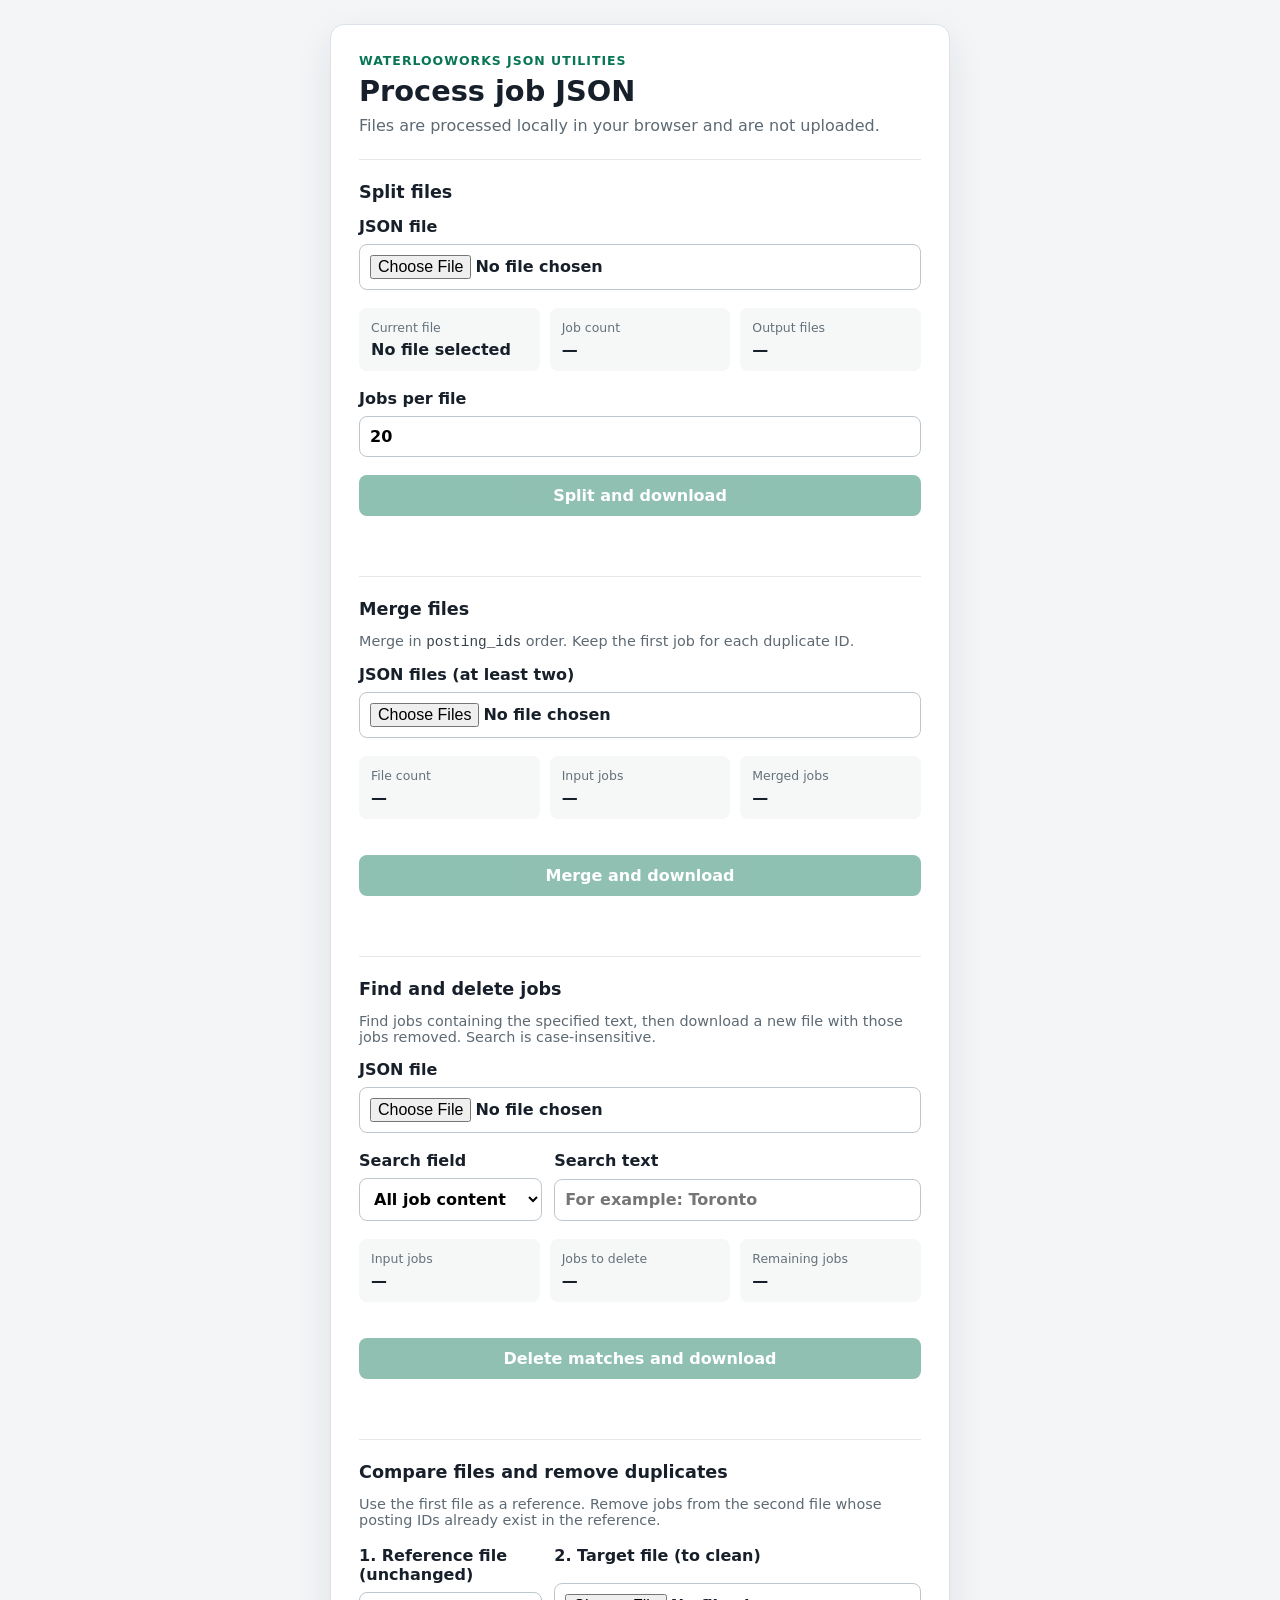
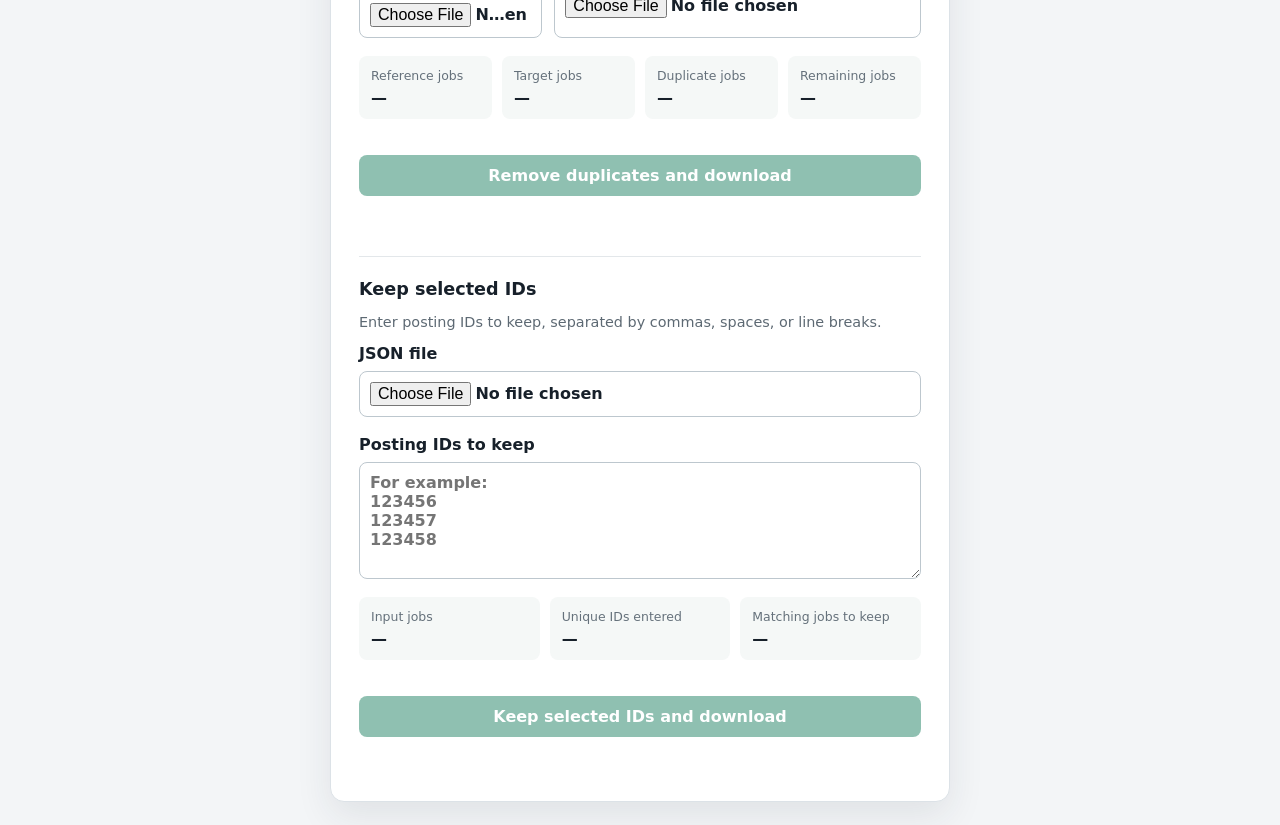
<file: json-tool/index.html>
<!doctype html>
<html lang="en">
<head>
  <meta charset="utf-8">
  <meta name="viewport" content="width=device-width, initial-scale=1">
  <title>WaterlooWorks JSON Utilities</title>
  <link rel="stylesheet" href="styles.css">
</head>
<body>
  <main class="panel">
    <header>
      <p class="eyebrow">WaterlooWorks JSON Utilities</p>
      <h1>Process job JSON</h1>
      <p>Files are processed locally in your browser and are not uploaded.</p>
    </header>

    <section class="tool" aria-labelledby="split-title">
      <h2 id="split-title">Split files</h2>
      <label class="file-picker">
        <span>JSON file</span>
        <input id="json-file" type="file" accept="application/json,.json">
      </label>

      <dl class="summary" aria-live="polite">
        <div>
          <dt>Current file</dt>
          <dd id="file-name">No file selected</dd>
        </div>
        <div>
          <dt>Job count</dt>
          <dd id="job-count">—</dd>
        </div>
        <div>
          <dt>Output files</dt>
          <dd id="part-count">—</dd>
        </div>
      </dl>

      <label class="field">
        <span>Jobs per file</span>
        <input id="chunk-size" type="number" min="1" step="1" value="20" inputmode="numeric">
      </label>

      <button id="split-button" type="button" disabled>Split and download</button>
      <p id="status" class="status" role="status"></p>
    </section>

    <section class="tool" aria-labelledby="merge-title">
      <h2 id="merge-title">Merge files</h2>
      <p class="section-description">Merge in <code>posting_ids</code> order. Keep the first job for each duplicate ID.</p>
      <label class="file-picker">
        <span>JSON files (at least two)</span>
        <input id="merge-files" type="file" accept="application/json,.json" multiple>
      </label>

      <dl class="summary" aria-live="polite">
        <div><dt>File count</dt><dd id="merge-file-count">—</dd></div>
        <div><dt>Input jobs</dt><dd id="merge-input-count">—</dd></div>
        <div><dt>Merged jobs</dt><dd id="merge-output-count">—</dd></div>
      </dl>

      <button id="merge-button" type="button" disabled>Merge and download</button>
      <p id="merge-status" class="status" role="status"></p>
    </section>

    <section class="tool" aria-labelledby="delete-title">
      <h2 id="delete-title">Find and delete jobs</h2>
      <p class="section-description">Find jobs containing the specified text, then download a new file with those jobs removed. Search is case-insensitive.</p>
      <label class="file-picker">
        <span>JSON file</span>
        <input id="delete-file" type="file" accept="application/json,.json">
      </label>

      <div class="rule-fields">
        <label class="field">
          <span>Search field</span>
          <select id="delete-field">
            <option value="all">All job content</option>
            <option value="posting_id">Posting ID</option>
            <option value="title">Job title</option>
            <option value="organization">Organization</option>
            <option value="division">Division</option>
            <option value="city">City</option>
            <option value="raw_text">Combined row text</option>
          </select>
        </label>
        <label class="field">
          <span>Search text</span>
          <input id="delete-query" type="text" placeholder="For example: Toronto">
        </label>
      </div>

      <dl class="summary" aria-live="polite">
        <div><dt>Input jobs</dt><dd id="delete-input-count">—</dd></div>
        <div><dt>Jobs to delete</dt><dd id="delete-match-count">—</dd></div>
        <div><dt>Remaining jobs</dt><dd id="delete-output-count">—</dd></div>
      </dl>

      <button id="delete-button" type="button" disabled>Delete matches and download</button>
      <p id="delete-status" class="status" role="status"></p>
    </section>

    <section class="tool" aria-labelledby="compare-title">
      <h2 id="compare-title">Compare files and remove duplicates</h2>
      <p class="section-description">Use the first file as a reference. Remove jobs from the second file whose posting IDs already exist in the reference.</p>
      <div class="rule-fields">
        <label class="file-picker">
          <span>1. Reference file (unchanged)</span>
          <input id="compare-reference-file" type="file" accept="application/json,.json">
        </label>
        <label class="file-picker">
          <span>2. Target file (to clean)</span>
          <input id="compare-target-file" type="file" accept="application/json,.json">
        </label>
      </div>

      <dl class="summary four" aria-live="polite">
        <div><dt>Reference jobs</dt><dd id="compare-reference-count">—</dd></div>
        <div><dt>Target jobs</dt><dd id="compare-target-count">—</dd></div>
        <div><dt>Duplicate jobs</dt><dd id="compare-duplicate-count">—</dd></div>
        <div><dt>Remaining jobs</dt><dd id="compare-output-count">—</dd></div>
      </dl>

      <button id="compare-button" type="button" disabled>Remove duplicates and download</button>
      <p id="compare-status" class="status" role="status"></p>
    </section>

    <section class="tool" aria-labelledby="keep-title">
      <h2 id="keep-title">Keep selected IDs</h2>
      <p class="section-description">Enter posting IDs to keep, separated by commas, spaces, or line breaks.</p>
      <label class="file-picker">
        <span>JSON file</span>
        <input id="keep-file" type="file" accept="application/json,.json">
      </label>
      <label class="field text-area-field">
        <span>Posting IDs to keep</span>
        <textarea id="keep-ids" rows="5" placeholder="For example:&#10;123456&#10;123457&#10;123458"></textarea>
      </label>

      <dl class="summary" aria-live="polite">
        <div><dt>Input jobs</dt><dd id="keep-input-count">—</dd></div>
        <div><dt>Unique IDs entered</dt><dd id="keep-requested-count">—</dd></div>
        <div><dt>Matching jobs to keep</dt><dd id="keep-output-count">—</dd></div>
      </dl>

      <button id="keep-button" type="button" disabled>Keep selected IDs and download</button>
      <p id="keep-status" class="status" role="status"></p>
    </section>
  </main>

  <script src="splitter-core.js"></script>
  <script src="app.js"></script>
</body>
</html>
</file>
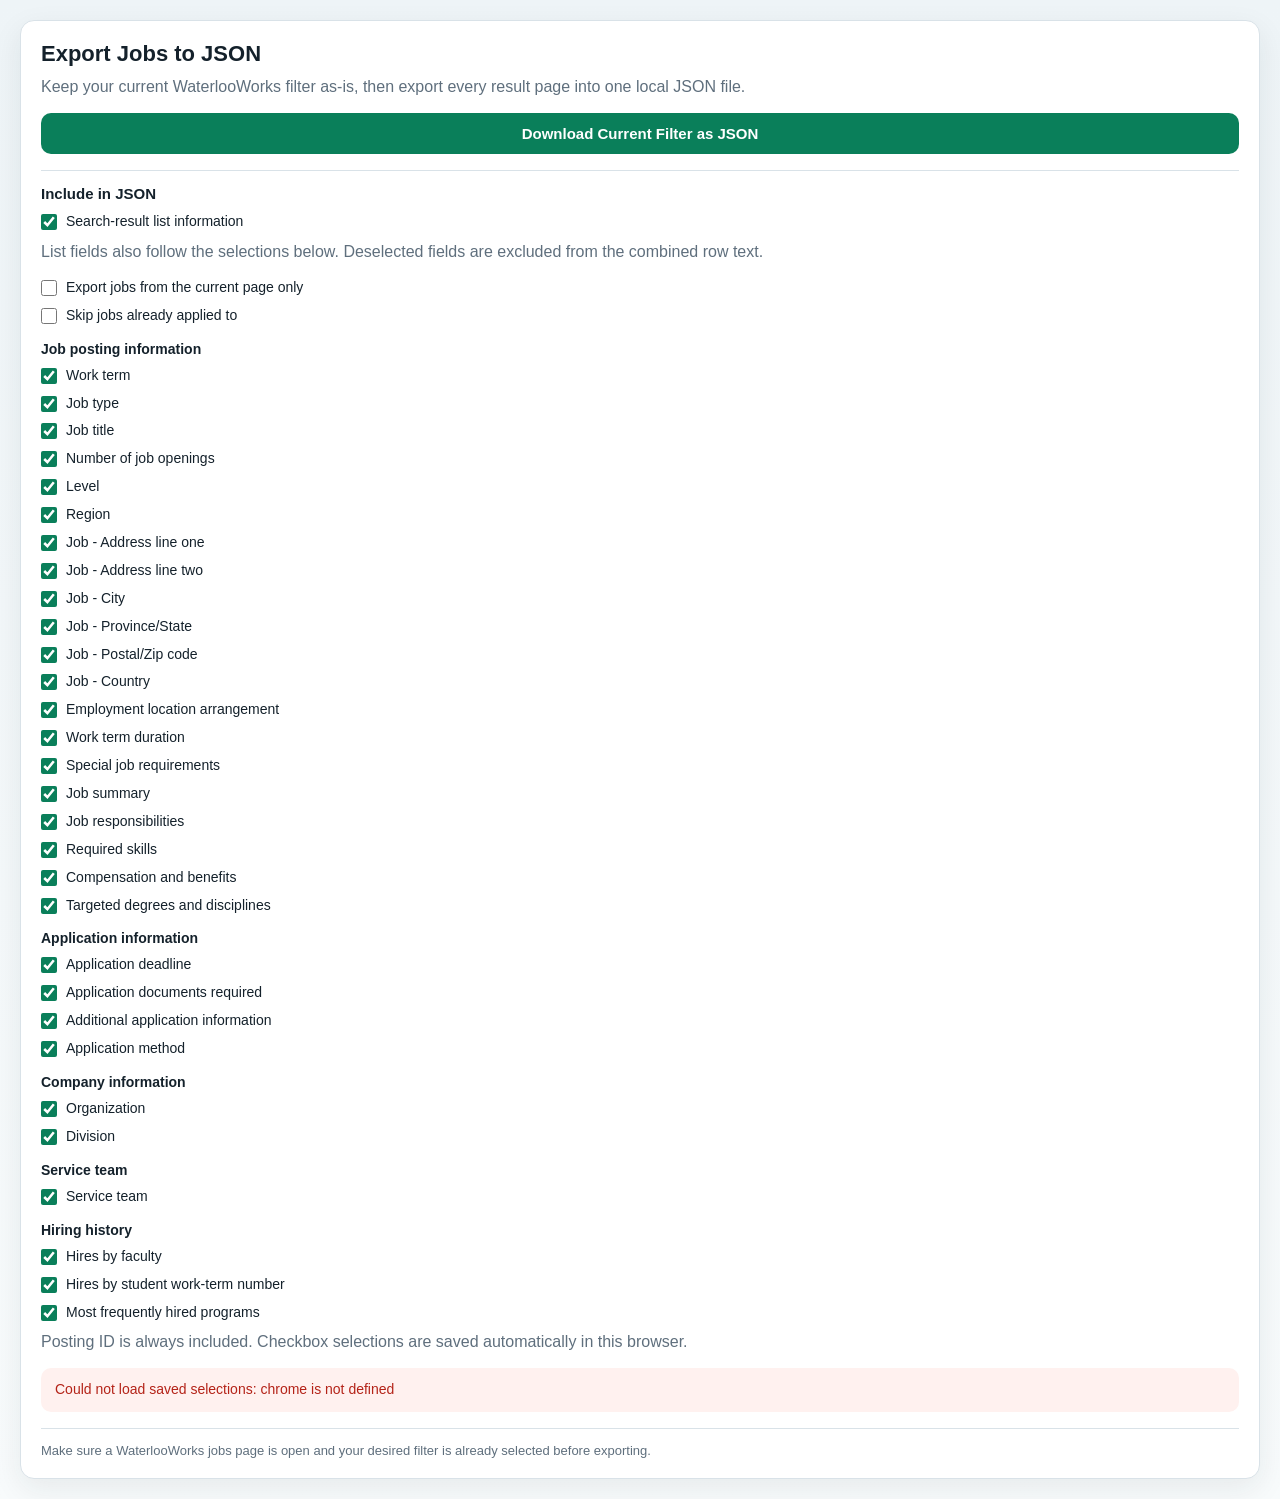
<file: options.html>
<!DOCTYPE html>
<html lang="en">
<head>
  <meta charset="UTF-8">
  <meta name="viewport" content="width=device-width, initial-scale=1.0">
  <title>WaterlooWorks JSON Exporter</title>
  <style>
    :root {
      --bg: #f3f6f8;
      --card: #ffffff;
      --text: #14212b;
      --muted: #5f6f7d;
      --accent: #0a7f5a;
      --accent-dark: #086347;
      --danger: #b42318;
      --border: #d9e2e8;
    }

    * {
      box-sizing: border-box;
    }

    body {
      margin: 0;
      padding: 20px;
      min-width: 360px;
      font-family: "Segoe UI", Tahoma, sans-serif;
      background: linear-gradient(180deg, #eef4f7 0%, #f8fbfc 100%);
      color: var(--text);
    }

    .card {
      background: var(--card);
      border: 1px solid var(--border);
      border-radius: 14px;
      padding: 20px;
      box-shadow: 0 10px 30px rgba(20, 33, 43, 0.08);
    }

    h1 {
      margin: 0 0 8px;
      font-size: 22px;
    }

    p {
      margin: 0 0 14px;
      line-height: 1.5;
      color: var(--muted);
    }

    button {
      width: 100%;
      border: none;
      border-radius: 10px;
      padding: 12px 16px;
      font-size: 15px;
      font-weight: 600;
      color: #fff;
      background: var(--accent);
      cursor: pointer;
      transition: background 0.15s ease;
    }

    button:hover:not(:disabled) {
      background: var(--accent-dark);
    }

    button:disabled {
      opacity: 0.7;
      cursor: wait;
    }

    .export-options {
      margin-top: 16px;
      padding-top: 14px;
      border-top: 1px solid var(--border);
    }

    .export-options h2 {
      margin: 0 0 10px;
      font-size: 15px;
    }

    .export-options h3 {
      margin: 16px 0 8px;
      font-size: 14px;
    }

    .export-option {
      display: flex;
      align-items: flex-start;
      gap: 9px;
      margin: 9px 0;
      color: var(--text);
      cursor: pointer;
    }

    .export-option input {
      width: 16px;
      height: 16px;
      margin: 2px 0 0;
      accent-color: var(--accent);
    }

    .export-option span {
      font-size: 14px;
      line-height: 1.35;
    }

    .status {
      display: none;
      margin-top: 14px;
      padding: 12px 14px;
      border-radius: 10px;
      font-size: 14px;
      line-height: 1.4;
      background: #eef7f2;
      color: var(--accent-dark);
    }

    .status.error {
      background: #fff1ef;
      color: var(--danger);
    }

    .hint {
      margin-top: 16px;
      padding-top: 14px;
      border-top: 1px solid var(--border);
      font-size: 13px;
      color: var(--muted);
    }
  </style>
</head>
<body>
  <div class="card">
    <h1>Export Jobs to JSON</h1>
    <p>
      Keep your current WaterlooWorks filter as-is, then export every result page into one local JSON file.
    </p>
    <button id="exportJobsBtn" disabled>Download Current Filter as JSON</button>
    <section class="export-options" aria-labelledby="exportOptionsTitle">
      <h2 id="exportOptionsTitle">Include in JSON</h2>
      <label class="export-option">
        <input id="includeBasicInfo" type="checkbox" checked disabled>
        <span>Search-result list information</span>
      </label>
      <p>List fields also follow the selections below. Deselected fields are excluded from the combined row text.</p>
      <label class="export-option">
        <input id="includeCurrentPageOnly" type="checkbox" disabled>
        <span>Export jobs from the current page only</span>
      </label>
      <label class="export-option">
        <input id="skipAppliedJobs" type="checkbox" disabled>
        <span>Skip jobs already applied to</span>
      </label>
      <div id="sectionExportOptions"></div>
      <p>Posting ID is always included. Checkbox selections are saved automatically in this browser.</p>
    </section>
    <div id="exportStatus" class="status"></div>
    <div class="hint">
      Make sure a WaterlooWorks jobs page is open and your desired filter is already selected before exporting.
    </div>
  </div>
  <script src="export-fields.js"></script>
  <script src="options.js"></script>
</body>
</html>
</file>
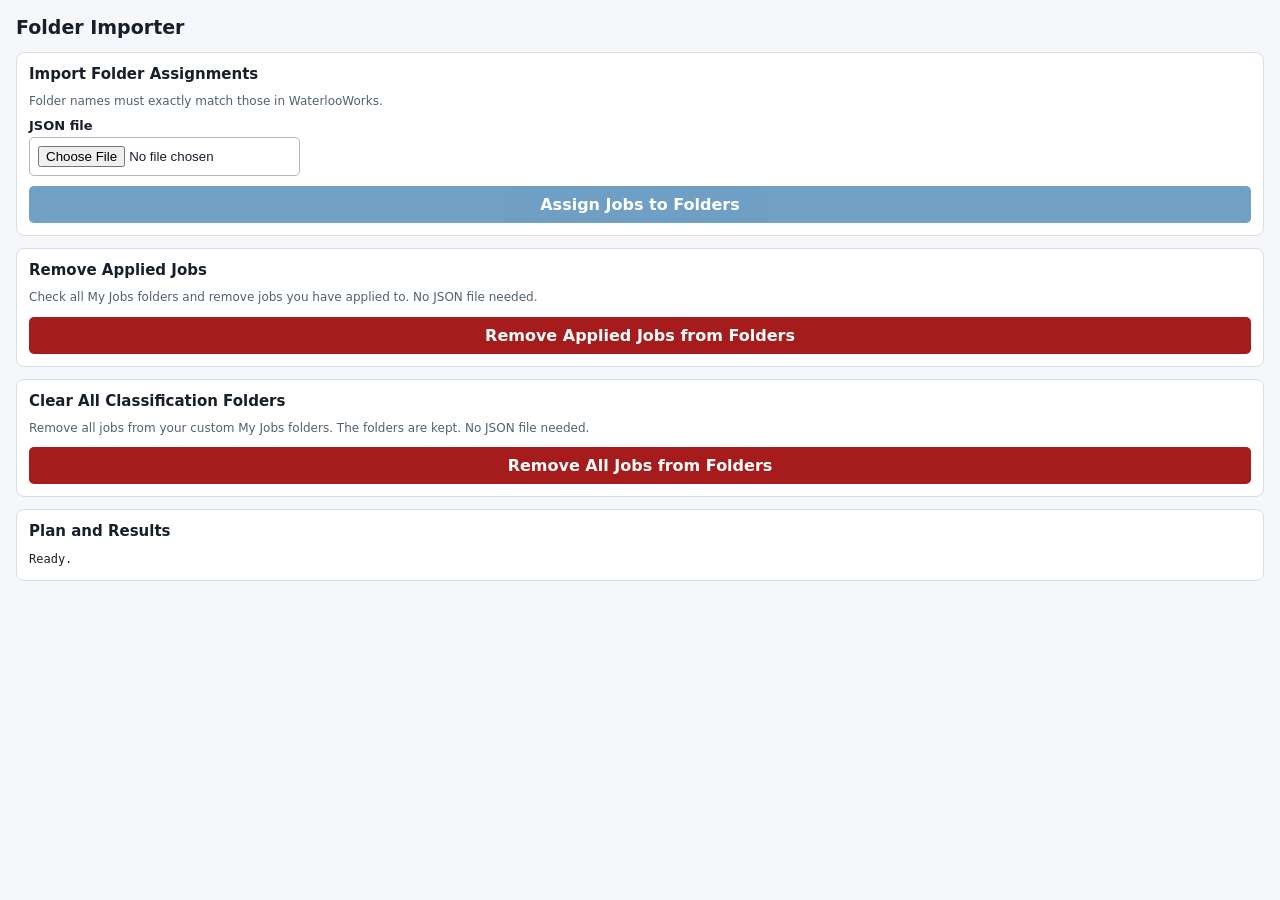
<file: folder-debug-extension/popup.html>
<!doctype html>
<html lang="en">
<head>
  <meta charset="utf-8">
  <meta name="viewport" content="width=device-width, initial-scale=1">
  <title>WaterlooWorks Folder Importer</title>
  <link rel="stylesheet" href="popup.css">
</head>
<body>
  <main>
    <h1>Folder Importer</h1>

    <section>
      <h2>Import Folder Assignments</h2>
      <p>Folder names must exactly match those in WaterlooWorks.</p>
      <label for="planFile">JSON file</label>
      <input id="planFile" type="file" accept=".json,application/json">
      <button id="runButton" type="button" disabled>Assign Jobs to Folders</button>
    </section>

    <section>
      <h2>Remove Applied Jobs</h2>
      <p>Check all My Jobs folders and remove jobs you have applied to. No JSON file needed.</p>
      <button id="removeAppliedButton" class="danger" type="button">Remove Applied Jobs from Folders</button>
    </section>

    <section>
      <h2>Clear All Classification Folders</h2>
      <p>Remove all jobs from your custom My Jobs folders. The folders are kept. No JSON file needed.</p>
      <button id="clearAllFoldersButton" class="danger" type="button">Remove All Jobs from Folders</button>
    </section>

    <section>
      <h2>Plan and Results</h2>
      <pre id="output">Ready.</pre>
    </section>
  </main>

  <script src="folder-plan.js"></script>
  <script src="popup.js"></script>
</body>
</html>
</file>
<file: json-tool/styles.css>
:root {
  color-scheme: light;
  font-family: "Segoe UI", system-ui, sans-serif;
  color: #17202a;
  background: #f3f5f7;
}

* { box-sizing: border-box; }

body {
  margin: 0;
  min-height: 100vh;
  display: grid;
  place-items: center;
  padding: 24px;
}

.panel {
  width: min(620px, 100%);
  background: #fff;
  border: 1px solid #dce2e7;
  border-radius: 14px;
  padding: 28px;
  box-shadow: 0 14px 36px rgb(32 45 56 / 9%);
}

h1, h2, p { margin-top: 0; }
h1 { margin-bottom: 8px; font-size: 1.8rem; }
h2 { font-size: 1.1rem; }
header > p:not(.eyebrow), .future-note { color: #5d6973; }
.section-description { color: #5d6973; font-size: .9rem; }
code { color: #39434b; }

.eyebrow {
  margin-bottom: 6px;
  color: #087655;
  font-size: .78rem;
  font-weight: 700;
  letter-spacing: .08em;
  text-transform: uppercase;
}

.tool {
  margin-top: 24px;
  padding-top: 22px;
  border-top: 1px solid #e3e7ea;
}

.file-picker, .field {
  display: grid;
  gap: 8px;
  font-weight: 600;
}

input[type="file"], input[type="number"], input[type="text"], select, textarea {
  width: 100%;
  padding: 10px;
  border: 1px solid #bdc7ce;
  border-radius: 8px;
  background: #fff;
  font: inherit;
}

textarea { resize: vertical; }
.text-area-field { margin-top: 18px; }

.rule-fields {
  display: grid;
  grid-template-columns: 1fr 2fr;
  gap: 12px;
  margin-top: 18px;
}

.summary {
  display: grid;
  grid-template-columns: repeat(3, 1fr);
  gap: 10px;
  margin: 18px 0;
}

.summary.four { grid-template-columns: repeat(4, 1fr); }

.summary div {
  min-width: 0;
  padding: 12px;
  border-radius: 8px;
  background: #f5f8f7;
}

dt { color: #65717b; font-size: .78rem; }
dd { margin: 5px 0 0; overflow-wrap: anywhere; font-weight: 700; }

button {
  width: 100%;
  margin-top: 18px;
  padding: 11px 16px;
  border: 0;
  border-radius: 8px;
  color: #fff;
  background: #087655;
  font: inherit;
  font-weight: 700;
  cursor: pointer;
}

button:disabled { opacity: .45; cursor: not-allowed; }
.status { min-height: 1.5em; margin: 12px 0 0; color: #087655; }
.status.error { color: #b42318; }
.future-note { margin: 22px 0 0; font-size: .85rem; }

@media (max-width: 520px) {
  .panel { padding: 20px; }
  .summary { grid-template-columns: 1fr; }
  .summary.four { grid-template-columns: 1fr; }
  .rule-fields { grid-template-columns: 1fr; }
}
</file>
<file: folder-debug-extension/popup.css>
:root {
  color-scheme: light;
  font-family: system-ui, -apple-system, "Segoe UI", sans-serif;
}

body {
  margin: 0;
  min-width: 360px;
  background: #f5f7fa;
  color: #17202a;
}

main {
  padding: 16px;
}

h1 {
  margin: 0 0 14px;
  font-size: 19px;
}

h2 {
  margin: 0 0 10px;
  font-size: 15px;
}

section {
  margin-bottom: 12px;
  padding: 12px;
  border: 1px solid #d8dee6;
  border-radius: 8px;
  background: white;
}

label {
  display: block;
  margin: 8px 0 4px;
  font-size: 13px;
  font-weight: 600;
}

button {
  box-sizing: border-box;
  width: 100%;
  font: inherit;
}

input[type="file"] {
  padding: 8px;
  border: 1px solid #aeb8c4;
  border-radius: 5px;
  background: white;
}

button {
  margin-top: 10px;
  padding: 9px 12px;
  border: 0;
  border-radius: 5px;
  background: #1261a0;
  color: white;
  cursor: pointer;
  font-weight: 600;
}

button:disabled {
  cursor: wait;
  opacity: 0.6;
}

button.danger {
  background: #a61b1b;
}

p {
  margin: 0;
  color: #526170;
  font-size: 12px;
  line-height: 1.45;
}

pre {
  margin: 0;
  max-height: 240px;
  overflow: auto;
  white-space: pre-wrap;
  word-break: break-word;
  font: 12px/1.5 ui-monospace, SFMono-Regular, Consolas, monospace;
}

.error {
  color: #a61b1b;
}

.success {
  color: #176b35;
}
</file>
